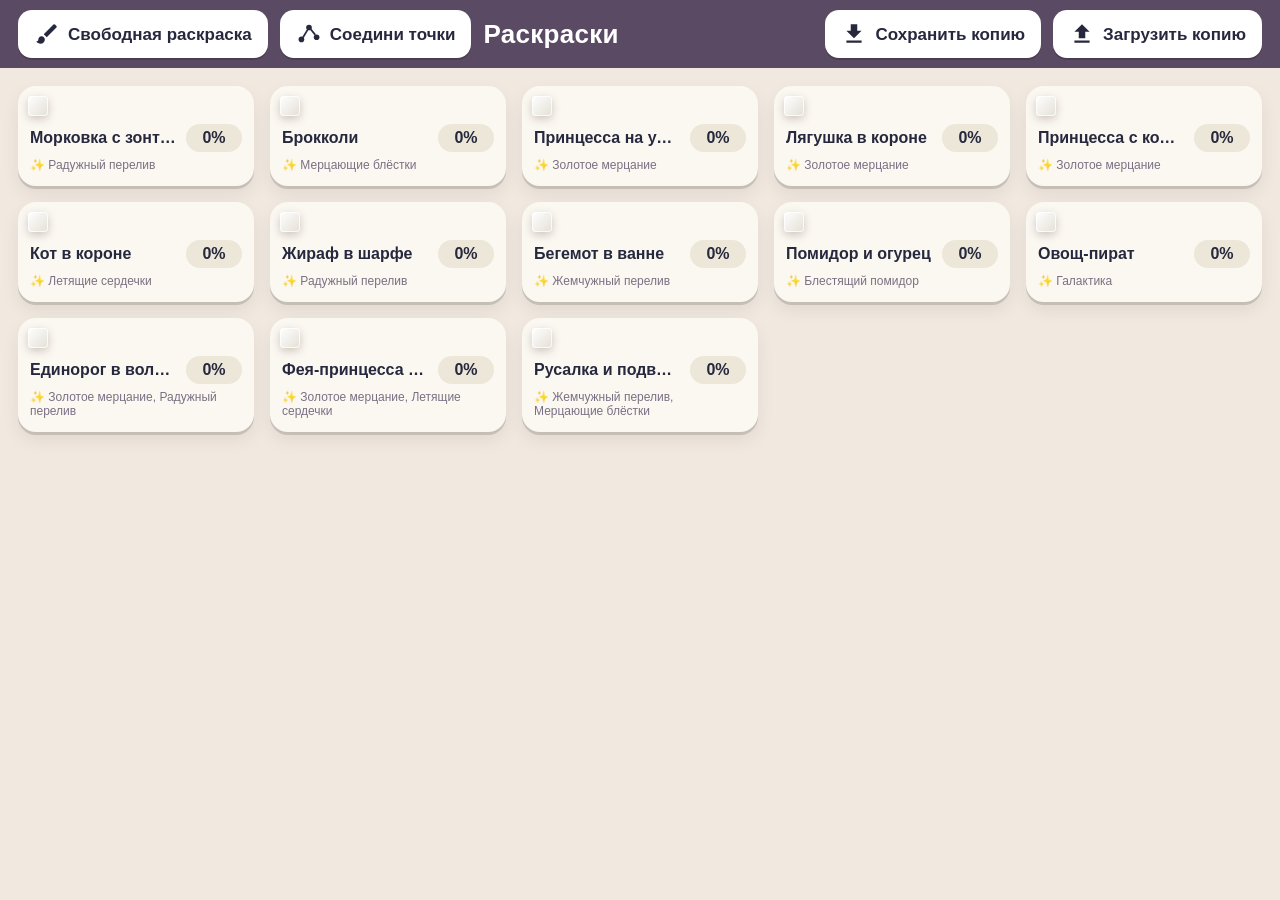
<file: index.html>
<!doctype html>
<html lang="ru">
<head>
<meta charset="utf-8">
<meta name="viewport" content="width=device-width, initial-scale=1, maximum-scale=1, user-scalable=no, viewport-fit=cover">
<meta name="theme-color" content="#5b4a63">
<meta name="mobile-web-app-capable" content="yes">
<title>Раскраски</title>
<link rel="manifest" href="manifest.json">
<link rel="icon" href="icons/icon-192.png" type="image/png">
<link rel="stylesheet" href="css/style.css">
<link rel="stylesheet" href="css/kit.css">
</head>
<body class="kit">

<!-- ============ Галерея набора ============ -->
<section id="gallery" class="screen">
  <header class="gbar">
    <a class="btn" href="free.html" aria-label="Свободная раскраска"><svg viewBox="0 0 24 24"><path d="M7 14c-1.66 0-3 1.34-3 3 0 1.31-1.16 2-2 2 .92 1.22 2.49 2 4 2 2.21 0 4-1.79 4-4 0-1.66-1.34-3-3-3zm13.71-9.37l-1.34-1.34a.996.996 0 0 0-1.41 0L9 12.25 11.75 15l8.96-8.96a.996.996 0 0 0 0-1.41z"/></svg><span>Свободная раскраска</span></a>
    <a class="btn" href="dots.html" aria-label="Соедини точки"><svg viewBox="0 0 24 24"><circle cx="5" cy="17" r="2.6"/><circle cx="12" cy="6" r="2.6"/><circle cx="19" cy="15" r="2.6"/><path d="M6.4 15.2L10.8 8M13.4 7.4l4.4 5.4" stroke="currentColor" stroke-width="1.6" fill="none"/></svg><span>Соедини точки</span></a>
    <h1>Раскраски</h1>
    <span id="offline-badge" class="badge" hidden>Работает без интернета</span>
    <div class="spacer"></div>
    <button id="btn-export" class="btn"><svg viewBox="0 0 24 24"><path d="M19 9h-4V3H9v6H5l7 7 7-7zM5 18v2h14v-2H5z"/></svg><span>Сохранить копию</span></button>
    <button id="btn-import" class="btn"><svg viewBox="0 0 24 24"><path d="M9 16h6v-6h4l-7-7-7 7h4zm-4 2h14v2H5z"/></svg><span>Загрузить копию</span></button>
    <input id="file-import" type="file" accept=".json,application/json" hidden>
  </header>
  <main id="grid" class="grid kitgrid"></main>
</section>

<!-- ============ Холст ============ -->
<section id="paint" class="screen" hidden>
  <div class="stage">
    <div class="topbar">
      <button id="btn-back" class="btn"><svg viewBox="0 0 24 24"><path d="M20 11H7.83l5.59-5.59L12 4l-8 8 8 8 1.41-1.41L7.83 13H20v-2z"/></svg><span>Галерея</span></button>
      <button id="btn-undo" class="btn" aria-label="Отмена"><svg viewBox="0 0 24 24"><path d="M12.5 8c-2.65 0-5.05.99-6.9 2.6L2 7v9h9l-3.62-3.62c1.39-1.16 3.16-1.88 5.12-1.88 3.54 0 6.55 2.31 7.6 5.5l2.37-.78C21.08 11.03 17.15 8 12.5 8z"/></svg><span>Отмена</span></button>
      <button id="btn-redo" class="btn" aria-label="Повтор"><svg viewBox="0 0 24 24"><path d="M18.4 10.6C16.55 8.99 14.15 8 11.5 8c-4.65 0-8.58 3.03-9.96 7.22L3.9 16c1.05-3.19 4.05-5.5 7.6-5.5 1.95 0 3.73.72 5.12 1.88L13 16h9V7l-3.6 3.6z"/></svg><span>Повтор</span></button>
      <div class="seg" role="group" aria-label="Инструмент">
        <button class="segbtn tool" data-tool="b0" aria-label="Тонкая кисть"><i class="dot" style="width:10px;height:10px"></i></button>
        <button class="segbtn tool" data-tool="b1" aria-label="Средняя кисть"><i class="dot" style="width:18px;height:18px"></i></button>
        <button class="segbtn tool" data-tool="b2" aria-label="Толстая кисть"><i class="dot" style="width:28px;height:28px"></i></button>
        <button class="segbtn tool" data-tool="fill" aria-label="Залить область"><svg viewBox="0 0 24 24"><path d="M16.56 8.94L7.62 0 6.21 1.41l2.38 2.38-5.15 5.15c-.59.59-.59 1.54 0 2.12l5.5 5.5c.29.29.68.44 1.06.44s.77-.15 1.06-.44l5.5-5.5c.59-.58.59-1.53 0-2.12zM5.21 10L10 5.21 14.79 10H5.21zM19 11.5s-2 2.17-2 3.5c0 1.1.9 2 2 2s2-.9 2-2c0-1.33-2-3.5-2-3.5z"/></svg></button>
      </div>
      <button id="btn-hint" class="btn accent" aria-label="Подсказка"><svg viewBox="0 0 24 24"><path d="M9 21c0 .55.45 1 1 1h4c.55 0 1-.45 1-1v-1H9v1zm3-19C8.14 2 5 5.14 5 9c0 2.38 1.19 4.47 3 5.74V17c0 .55.45 1 1 1h6c.55 0 1-.45 1-1v-2.26c1.81-1.27 3-3.36 3-5.74 0-3.86-3.14-7-7-7z"/></svg><span>Подсказка</span></button>
      <div class="spacer"></div>
      <span id="pct" class="pct">0%</span>
      <button id="btn-clear" class="btn" aria-label="Очистить"><svg viewBox="0 0 24 24"><path d="M6 19c0 1.1.9 2 2 2h8c1.1 0 2-.9 2-2V7H6v12zM19 4h-3.5l-1-1h-5l-1 1H5v2h14V4z"/></svg></button>
    </div>
    <div id="host" class="canvas-host">
      <canvas id="cv"></canvas>
      <div class="zoombtns">
        <button id="z-in" class="btn sq" aria-label="Приблизить"><svg viewBox="0 0 24 24"><path d="M19 13h-6v6h-2v-6H5v-2h6V5h2v6h6v2z"/></svg></button>
        <button id="z-out" class="btn sq" aria-label="Отдалить"><svg viewBox="0 0 24 24"><path d="M19 13H5v-2h14v2z"/></svg></button>
        <button id="z-anim" class="btn sq" aria-label="Анимация красок" aria-pressed="true"><svg viewBox="0 0 24 24"><path d="M19 9l1.25-2.75L23 5l-2.75-1.25L19 1l-1.25 2.75L15 5l2.75 1.25L19 9zm-7.5.5L9 4 6.5 9.5 1 12l5.5 2.5L9 20l2.5-5.5L17 12l-5.5-2.5zM19 15l-1.25 2.75L15 19l2.75 1.25L19 23l1.25-2.75L23 19l-2.75-1.25L19 15z"/></svg></button>
        <button id="z-fit" class="btn sq" aria-label="Сбросить масштаб"><svg viewBox="0 0 24 24"><path d="M7 14H5v5h5v-2H7v-3zm-2-4h2V7h3V5H5v5zm12 7h-3v2h5v-5h-2v3zM14 5v2h3v3h2V5h-5z"/></svg></button>
      </div>
      <div id="loading" class="loading" hidden><div class="spinner"></div><div id="loading-text">Готовлю картинку…</div></div>
    </div>
  </div>
  <aside id="palette" class="panel kitpanel" aria-label="Баночки с краской"></aside>
</section>

<div id="toast" class="toast" role="status" aria-live="polite"></div>

<div id="modal" class="modal" hidden>
  <div class="dialog">
    <h2 id="modal-title"></h2>
    <p id="modal-text"></p>
    <div class="dlg-btns">
      <button id="modal-cancel" class="btn">Отмена</button>
      <button id="modal-ok" class="btn accent">Да</button>
    </div>
  </div>
</div>

<script type="module" src="js/kit.js"></script>
</body>
</html>
</file>
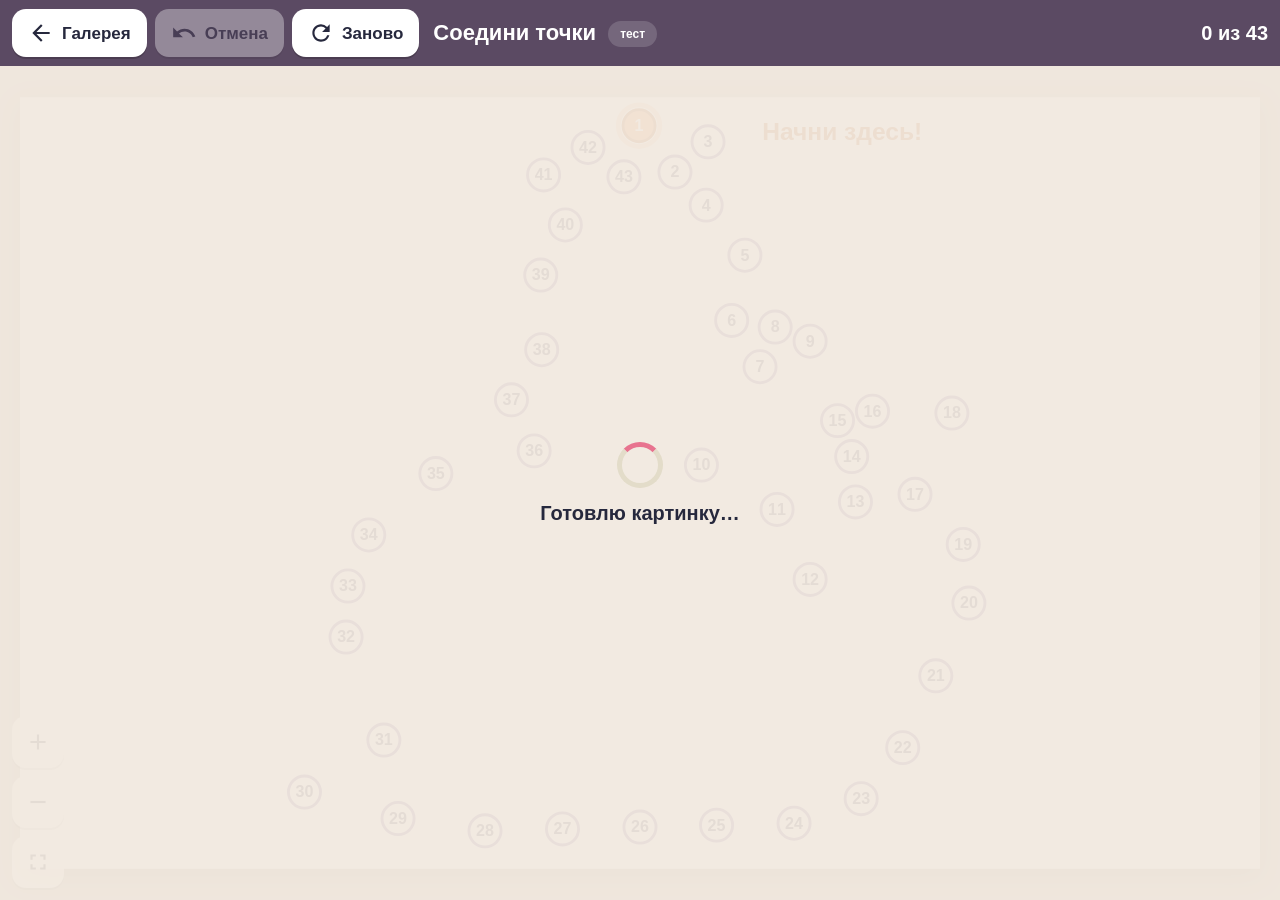
<file: dots.html>
<!doctype html>
<html lang="ru">
<head>
<meta charset="utf-8">
<meta name="viewport" content="width=device-width, initial-scale=1, maximum-scale=1, user-scalable=no, viewport-fit=cover">
<meta name="theme-color" content="#5b4a63">
<meta name="mobile-web-app-capable" content="yes">
<title>Соедини точки</title>
<link rel="manifest" href="manifest.json">
<link rel="icon" href="icons/icon-192.png" type="image/png">
<link rel="stylesheet" href="css/style.css">
<link rel="stylesheet" href="css/kit.css">
<link rel="stylesheet" href="css/dots.css">
</head>
<body class="kit dots">
<section id="game" class="screen">
  <div class="stage">
    <div class="topbar">
      <a id="btn-back" class="btn" href="./" aria-label="В галерею"><svg viewBox="0 0 24 24"><path d="M20 11H7.83l5.59-5.59L12 4l-8 8 8 8 1.41-1.41L7.83 13H20v-2z"/></svg><span>Галерея</span></a>
      <button id="btn-undo" class="btn" aria-label="Отмена"><svg viewBox="0 0 24 24"><path d="M12.5 8c-2.65 0-5.05.99-6.9 2.6L2 7v9h9l-3.62-3.62c1.39-1.16 3.16-1.88 5.12-1.88 3.54 0 6.55 2.31 7.6 5.5l2.37-.78C21.08 11.03 17.15 8 12.5 8z"/></svg><span>Отмена</span></button>
      <button id="btn-restart" class="btn" aria-label="Начать заново"><svg viewBox="0 0 24 24"><path d="M17.65 6.35A7.958 7.958 0 0 0 12 4c-4.42 0-7.99 3.58-7.99 8s3.57 8 7.99 8c3.73 0 6.84-2.55 7.73-6h-2.08A5.99 5.99 0 0 1 12 18c-3.31 0-6-2.69-6-6s2.69-6 6-6c1.66 0 3.14.69 4.22 1.78L13 11h7V4l-2.35 2.35z"/></svg><span>Заново</span></button>
      <h1 class="dots-title">Соедини точки <span class="badge">тест</span></h1>
      <div class="spacer"></div>
      <span id="progress" class="pct">0 из 0</span>
    </div>
    <div id="host" class="canvas-host">
      <canvas id="cv"></canvas>
      <div class="zoombtns">
        <button id="z-in" class="btn sq" aria-label="Приблизить"><svg viewBox="0 0 24 24"><path d="M19 13h-6v6h-2v-6H5v-2h6V5h2v6h6v2z"/></svg></button>
        <button id="z-out" class="btn sq" aria-label="Отдалить"><svg viewBox="0 0 24 24"><path d="M19 13H5v-2h14v2z"/></svg></button>
        <button id="z-fit" class="btn sq" aria-label="Сбросить масштаб"><svg viewBox="0 0 24 24"><path d="M7 14H5v5h5v-2H7v-3zm-2-4h2V7h3V5H5v5zm12 7h-3v2h5v-5h-2v3zM14 5v2h3v3h2V5h-5z"/></svg></button>
      </div>
      <div id="loading" class="loading" hidden><div class="spinner"></div><div>Готовлю картинку…</div></div>
      <div id="done" class="donebox" hidden>
        <div class="donetitle" id="donetitle">Получилось!</div>
        <div class="donebtns">
          <button id="btn-again" class="btn">Ещё раз</button>
          <a id="btn-paint" class="btn accent" href="./#p03">Раскрасить эту картинку</a>
        </div>
      </div>
    </div>
  </div>
</section>
<div id="toast" class="toast" role="status" aria-live="polite"></div>
<script type="module" src="js/dots.js"></script>
</body>
</html>
</file>
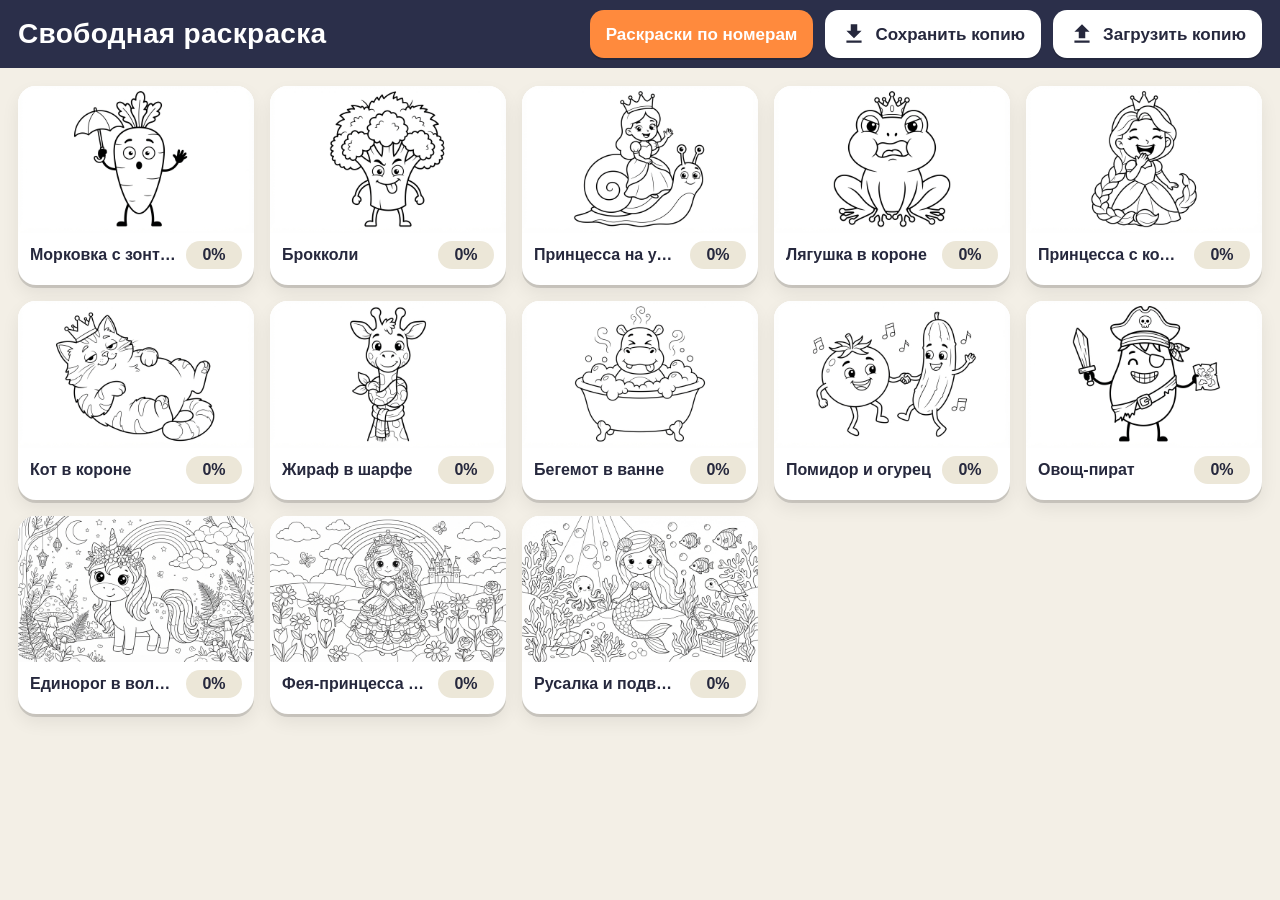
<file: free.html>
<!doctype html>
<html lang="ru">
<head>
<meta charset="utf-8">
<meta name="viewport" content="width=device-width, initial-scale=1, maximum-scale=1, user-scalable=no, viewport-fit=cover">
<meta name="theme-color" content="#2b2f4a">
<meta name="mobile-web-app-capable" content="yes">
<meta name="apple-mobile-web-app-capable" content="yes">
<title>Свободная раскраска</title>
<link rel="manifest" href="manifest.json">
<link rel="icon" href="icons/icon-192.png" type="image/png">
<link rel="apple-touch-icon" href="icons/icon-192.png">
<link rel="stylesheet" href="css/style.css">
</head>
<body>

<!-- ============ Галерея ============ -->
<section id="gallery" class="screen">
  <header class="gbar">
    <h1>Свободная раскраска</h1>
    <span id="offline-badge" class="badge" hidden>Работает без интернета</span>
    <div class="spacer"></div>
    <a class="btn accent" href="./">Раскраски по номерам</a>
    <button id="btn-export" class="btn"><svg viewBox="0 0 24 24"><path d="M19 9h-4V3H9v6H5l7 7 7-7zM5 18v2h14v-2H5z"/></svg><span>Сохранить копию</span></button>
    <button id="btn-import" class="btn"><svg viewBox="0 0 24 24"><path d="M9 16h6v-6h4l-7-7-7 7h4zm-4 2h14v2H5z"/></svg><span>Загрузить копию</span></button>
    <input id="file-import" type="file" accept=".json,application/json" hidden>
  </header>
  <main id="grid" class="grid"></main>
</section>

<!-- ============ Раскраска ============ -->
<section id="paint" class="screen" hidden>
  <div class="stage">
    <div class="topbar">
      <button id="btn-back" class="btn"><svg viewBox="0 0 24 24"><path d="M20 11H7.83l5.59-5.59L12 4l-8 8 8 8 1.41-1.41L7.83 13H20v-2z"/></svg><span>Галерея</span></button>
      <button id="btn-undo" class="btn" aria-label="Отмена"><svg viewBox="0 0 24 24"><path d="M12.5 8c-2.65 0-5.05.99-6.9 2.6L2 7v9h9l-3.62-3.62c1.39-1.16 3.16-1.88 5.12-1.88 3.54 0 6.55 2.31 7.6 5.5l2.37-.78C21.08 11.03 17.15 8 12.5 8z"/></svg><span>Отмена</span></button>
      <button id="btn-redo" class="btn" aria-label="Повтор"><svg viewBox="0 0 24 24"><path d="M18.4 10.6C16.55 8.99 14.15 8 11.5 8c-4.65 0-8.58 3.03-9.96 7.22L3.9 16c1.05-3.19 4.05-5.5 7.6-5.5 1.95 0 3.73.72 5.12 1.88L13 16h9V7l-3.6 3.6z"/></svg><span>Повтор</span></button>
      <div class="seg" role="group" aria-label="Режим">
        <button id="mode-free" class="segbtn on">Свободно</button>
        <button id="mode-num" class="segbtn">По цифрам</button>
      </div>
      <button id="btn-hint" class="btn accent" aria-label="Подсказка"><svg viewBox="0 0 24 24"><path d="M9 21c0 .55.45 1 1 1h4c.55 0 1-.45 1-1v-1H9v1zm3-19C8.14 2 5 5.14 5 9c0 2.38 1.19 4.47 3 5.74V17c0 .55.45 1 1 1h6c.55 0 1-.45 1-1v-2.26c1.81-1.27 3-3.36 3-5.74 0-3.86-3.14-7-7-7z"/></svg><span>Подсказка</span></button>
      <div class="spacer"></div>
      <span id="pct" class="pct">0%</span>
      <button id="btn-clear" class="btn" aria-label="Очистить"><svg viewBox="0 0 24 24"><path d="M6 19c0 1.1.9 2 2 2h8c1.1 0 2-.9 2-2V7H6v12zM19 4h-3.5l-1-1h-5l-1 1H5v2h14V4z"/></svg></button>
    </div>
    <div id="host" class="canvas-host">
      <canvas id="cv"></canvas>
      <div class="zoombtns">
        <button id="z-in" class="btn sq" aria-label="Приблизить"><svg viewBox="0 0 24 24"><path d="M19 13h-6v6h-2v-6H5v-2h6V5h2v6h6v2z"/></svg></button>
        <button id="z-out" class="btn sq" aria-label="Отдалить"><svg viewBox="0 0 24 24"><path d="M19 13H5v-2h14v2z"/></svg></button>
        <button id="z-anim" class="btn sq" aria-label="Анимация красок" aria-pressed="true"><svg viewBox="0 0 24 24"><path d="M19 9l1.25-2.75L23 5l-2.75-1.25L19 1l-1.25 2.75L15 5l2.75 1.25L19 9zm-7.5.5L9 4 6.5 9.5 1 12l5.5 2.5L9 20l2.5-5.5L17 12l-5.5-2.5zM19 15l-1.25 2.75L15 19l2.75 1.25L19 23l1.25-2.75L23 19l-2.75-1.25L19 15z"/></svg></button>
        <button id="z-fit" class="btn sq" aria-label="Сбросить масштаб"><svg viewBox="0 0 24 24"><path d="M7 14H5v5h5v-2H7v-3zm-2-4h2V7h3V5H5v5zm12 7h-3v2h5v-5h-2v3zM14 5v2h3v3h2V5h-5z"/></svg></button>
      </div>
      <div id="loading" class="loading" hidden><div class="spinner"></div><div id="loading-text">Готовлю картинку…</div></div>
    </div>
  </div>
  <aside id="palette" class="panel" aria-label="Палитра"></aside>
</section>

<div id="toast" class="toast" role="status" aria-live="polite"></div>

<div id="modal" class="modal" hidden>
  <div class="dialog">
    <h2 id="modal-title"></h2>
    <p id="modal-text"></p>
    <div class="dlg-btns">
      <button id="modal-cancel" class="btn">Отмена</button>
      <button id="modal-ok" class="btn accent">Да</button>
    </div>
  </div>
</div>

<script type="module" src="js/main.js"></script>
</body>
</html>
</file>
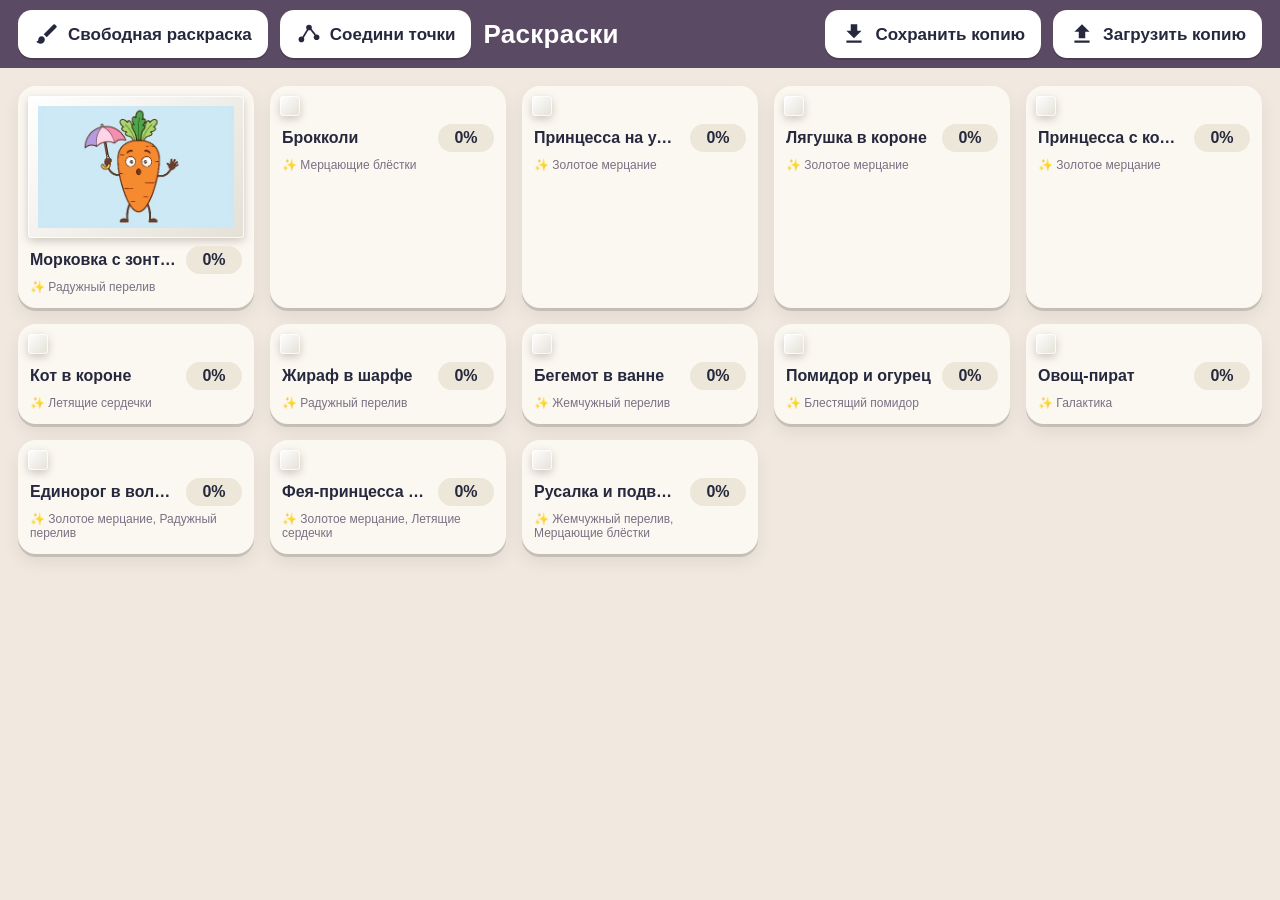
<file: kit.html>
<!doctype html>
<html lang="ru"><head><meta charset="utf-8"><title>Раскраски</title>
<meta http-equiv="refresh" content="0; url=./">
<script>location.replace('./' + location.hash);</script>
</head><body><a href="./">Раскраски</a></body></html>
</file>
<file: css/style.css>
:root {
  --bg: #f3efe6;
  --ink: #26283d;
  --bar: #2b2f4a;
  --bar-ink: #ffffff;
  --btn: #ffffff;
  --btn-ink: #26283d;
  --accent: #ff8a3d;
  --accent-ink: #ffffff;
  --ok: #2e9e4f;
  --line: #d9d3c3;
  --cell: clamp(48px, 6.6vh, 60px);
}
* { box-sizing: border-box; -webkit-tap-highlight-color: transparent; }
html, body { margin: 0; height: 100%; overflow: hidden; background: var(--bg); color: var(--ink);
  font-family: "Segoe UI", Roboto, "Helvetica Neue", Arial, sans-serif; overscroll-behavior: none;
  -webkit-user-select: none; user-select: none; touch-action: manipulation; }
[hidden] { display: none !important; }
.screen { position: absolute; inset: 0; display: flex; }
svg { width: 26px; height: 26px; fill: currentColor; flex: none; }

/* ---------- кнопки ---------- */
.btn { display: inline-flex; align-items: center; justify-content: center; gap: 8px; min-height: 48px; min-width: 48px;
  padding: 0 16px; border: 0; border-radius: 14px; background: var(--btn); color: var(--btn-ink);
  font-family: inherit; font-size: 17px; font-weight: 600; line-height: 1; box-shadow: 0 2px 0 rgba(0,0,0,.18); cursor: pointer; white-space: nowrap; }
.btn:active { transform: translateY(1px); box-shadow: none; }
.btn[disabled] { opacity: .35; pointer-events: none; }
.btn.accent { background: var(--accent); color: var(--accent-ink); }
.btn.sq { padding: 0; width: 52px; min-height: 52px; border-radius: 14px; }

/* ---------- галерея ---------- */
#gallery { flex-direction: column; }
.gbar { display: flex; align-items: center; gap: 12px; padding: 10px 18px; background: var(--bar); color: var(--bar-ink); min-height: 68px; }
.gbar h1 { margin: 0; font-size: 28px; font-weight: 800; letter-spacing: .3px; }
.badge { background: rgba(255,255,255,.16); border-radius: 999px; padding: 6px 12px; font-size: 14px; }
.spacer { flex: 1; }
.grid { flex: 1; overflow-y: auto; padding: 18px; display: grid; gap: 16px;
  grid-template-columns: repeat(auto-fill, minmax(210px, 1fr)); align-content: start; }
.tile { position: relative; display: flex; flex-direction: column; padding: 0; border: 0; background: #fff; border-radius: 18px;
  overflow: hidden; box-shadow: 0 3px 0 rgba(0,0,0,.14), 0 8px 18px rgba(0,0,0,.07); cursor: pointer; font-family: inherit; color: inherit; text-align: left; }
.tile:active { transform: scale(.985); }
.tile .thumb { aspect-ratio: 1312 / 816; width: 100%; display: block; object-fit: cover; background: #fff; }
.tile .meta { width: 100%; min-width: 0; display: flex; align-items: center; gap: 10px; padding: 8px 12px 10px; }
.tile .name { flex: 1; min-width: 0; font-size: 16px; font-weight: 600; white-space: nowrap; overflow: hidden; text-overflow: ellipsis; }
.tile .pbadge { flex: none; white-space: nowrap; min-width: 56px; text-align: center; padding: 5px 8px; border-radius: 999px; background: #ece7d8; font-weight: 800; font-size: 16px; }
.tile.started .pbadge { background: #ffe2c7; }
.tile.done .pbadge { background: var(--ok); color: #fff; }
.tile .bar { height: 6px; background: #ece7d8; }
.tile .bar i { display: block; height: 100%; width: 0; background: var(--accent); }
.tile.done .bar i { background: var(--ok); }

/* ---------- экран раскраски ---------- */
#paint { flex-direction: row; }
.stage { flex: 1; min-width: 0; display: flex; flex-direction: column; }
.topbar { display: flex; align-items: center; gap: 10px; padding: 8px 12px; background: var(--bar); min-height: 66px; flex-wrap: nowrap; overflow-x: auto; }
.pct { color: #fff; font-weight: 800; font-size: 20px; min-width: 56px; text-align: right; }
.seg { display: inline-flex; background: rgba(255,255,255,.16); border-radius: 16px; padding: 4px; gap: 4px; }
.segbtn { min-height: 48px; padding: 0 16px; border: 0; border-radius: 12px; background: transparent; color: #fff; font-family: inherit; font-size: 17px; font-weight: 700; line-height: 1; cursor: pointer; white-space: nowrap; }
.segbtn.on { background: #fff; color: var(--ink); }
.canvas-host { position: relative; flex: 1; min-height: 0; background: #cfd4dc; overflow: hidden; }
.canvas-host.shake { animation: shake .32s linear; }
@keyframes shake { 0%,100% { transform: translateX(0); } 20% { transform: translateX(-9px); } 40% { transform: translateX(8px); } 60% { transform: translateX(-6px); } 80% { transform: translateX(4px); } }
#cv { position: absolute; inset: 0; width: 100%; height: 100%; touch-action: none; display: block; }
.zoombtns { position: absolute; left: 12px; bottom: 12px; display: flex; flex-direction: column; gap: 8px; }
.zoombtns .btn { opacity: .92; }
.loading { position: absolute; inset: 0; display: flex; flex-direction: column; align-items: center; justify-content: center; gap: 14px;
  background: rgba(243,239,230,.92); font-size: 20px; font-weight: 600; }
.spinner { width: 46px; height: 46px; border: 5px solid #e3dcc9; border-top-color: var(--accent); border-radius: 50%; animation: spin .9s linear infinite; }
@keyframes spin { to { transform: rotate(360deg); } }

/* ---------- палитра ---------- */
.panel { width: calc(var(--cell) * 4 + 12px * 2 + 8px * 3 + 6px); flex: none; background: #fbf8f1; border-left: 2px solid var(--line);
  padding: 10px 12px; overflow-y: auto; display: grid; grid-template-columns: repeat(4, var(--cell)); grid-auto-rows: var(--cell);
  gap: 8px; align-content: start; justify-content: center; }
.panel.numbers .sw { font-size: 24px; font-weight: 800; }
.sw { position: relative; border: 3px solid rgba(0,0,0,.14); border-radius: 14px; padding: 0; cursor: pointer; display: flex; align-items: center; justify-content: center;
  font-family: inherit; box-shadow: 0 2px 0 rgba(0,0,0,.14); }
.sw:active { transform: translateY(1px); }
.sw.sel { border-color: #fff; outline: 4px solid var(--ink); outline-offset: -1px; z-index: 1; }
.sw .left { position: absolute; right: 3px; bottom: 2px; font-size: 11px; font-weight: 700; padding: 1px 4px; border-radius: 8px; background: rgba(255,255,255,.85); color: #222; }
.sw.done { opacity: .45; }
.sw.done .left { background: var(--ok); color: #fff; }
.sw.pulse { animation: pulse .5s ease 2; }
@keyframes pulse { 50% { transform: scale(1.18); } }
.sw.custom { background: conic-gradient(red, yellow, lime, aqua, blue, magenta, red); overflow: hidden; }
.sw.custom input { position: absolute; inset: 0; width: 100%; height: 100%; opacity: 0; cursor: pointer; border: 0; padding: 0; }
.sw.custom svg { fill: #fff; filter: drop-shadow(0 0 3px rgba(0,0,0,.8)); pointer-events: none; }

/* ---------- прочее ---------- */
.toast { position: fixed; left: 50%; bottom: 28px; transform: translate(-50%, 20px); background: rgba(30,32,50,.94); color: #fff; padding: 14px 22px;
  border-radius: 16px; font-size: 18px; font-weight: 600; opacity: 0; pointer-events: none; transition: opacity .2s, transform .2s; z-index: 50; max-width: 80vw; text-align: center; }
.toast.show { opacity: 1; transform: translate(-50%, 0); }
.modal { position: fixed; inset: 0; background: rgba(20,22,40,.55); display: flex; align-items: center; justify-content: center; z-index: 60; }
.dialog { background: #fff; border-radius: 22px; padding: 24px 26px; width: min(520px, 90vw); box-shadow: 0 20px 60px rgba(0,0,0,.4); }
.dialog h2 { margin: 0 0 8px; font-size: 24px; }
.dialog p { margin: 0 0 20px; font-size: 18px; line-height: 1.35; }
.dlg-btns { display: flex; justify-content: flex-end; gap: 12px; }
.dlg-btns .btn { box-shadow: 0 2px 0 rgba(0,0,0,.25); border: 2px solid #e7e1d1; }
.dlg-btns .btn.accent { border-color: transparent; }

@media (max-width: 1100px) { .topbar .btn span { display: none; } .topbar #btn-back span { display: inline; } }
@media (max-width: 820px) { .panel { --cell: 48px; } .gbar .btn span { display: none; } }

/* ---------- инструменты и эффекты ---------- */
.sec { grid-column: 1 / -1; align-self: end; padding: 2px 2px 0; font-size: 13px; font-weight: 800; letter-spacing: .6px;
  text-transform: uppercase; color: #77748a; height: auto; }
.sw.tool { background: #fff; color: var(--ink); }
.sw.tool svg { width: 30px; height: 30px; }
.sw .dot { display: block; background: var(--ink); border-radius: 50%; }
.sw.fx { --cur: #e53935; font-size: 26px; line-height: 1; color: #fff; text-shadow: 0 0 3px rgba(0,0,0,.45); }
.fx-plain { background: var(--cur); }
.fx-glitter {
  background:
    radial-gradient(circle at 24% 28%, #fff 0 2px, transparent 3px),
    radial-gradient(circle at 74% 24%, #fff 0 1.5px, transparent 2.5px),
    radial-gradient(circle at 60% 72%, #ffe27a 0 2.5px, transparent 3.5px),
    radial-gradient(circle at 22% 76%, #fff 0 1.5px, transparent 2.5px),
    radial-gradient(circle at 84% 62%, #fff 0 1.5px, transparent 2.5px),
    var(--cur);
}
.fx-rainbow { background: linear-gradient(135deg, #ff3b3b, #ff9a1f, #ffe135, #4cd964, #35c8ff, #6b5bff, #c453ff); }
.fx-hearts, .fx-stars { background: #fde8ef; background: color-mix(in srgb, var(--cur) 22%, white); color: var(--cur); text-shadow: none; }
.fx-gold { background: linear-gradient(135deg, #9a7418, #e8c25a 35%, #fff1a8 55%, #e8c25a 75%, #9a7418); }
.fx-silver { background: linear-gradient(135deg, #8d949e, #dfe3e8 35%, #fff 55%, #dfe3e8 75%, #8d949e); }
.fx-pearl { background: linear-gradient(135deg, #ffd1e8, #d8c8ff 28%, #c4f0ff 52%, #d4ffe8 74%, #fff3c4); }
a.btn { text-decoration: none; }

/* ---------- волшебные (анимированные) краски ---------- */
@keyframes flow { to { background-position: 300% 0; } }
@keyframes glow { from { filter: brightness(1) saturate(1); } to { filter: brightness(1.28) saturate(1.25); } }
@keyframes beat { from { font-size: 20px; } to { font-size: 31px; } }
.fx-twinkle {
  background:
    radial-gradient(circle at 24% 28%, #fff 0 2.5px, transparent 4px), radial-gradient(circle at 74% 24%, #fff 0 2px, transparent 3.5px),
    radial-gradient(circle at 60% 72%, #ffe27a 0 3px, transparent 4.5px), radial-gradient(circle at 22% 76%, #fff 0 2px, transparent 3.5px), var(--cur);
  animation: glow 1.3s ease-in-out infinite alternate;
}
.fx-rainflow { background: linear-gradient(120deg, #ff3b3b, #ff9a1f, #ffe135, #4cd964, #35c8ff, #6b5bff, #c453ff, #ff3b3b); background-size: 300% 100%; animation: flow 2.6s linear infinite; }
.fx-galaxy {
  background: radial-gradient(circle at 28% 30%, rgba(200,80,170,.8), transparent 55%), radial-gradient(circle at 76% 72%, rgba(58,160,200,.8), transparent 55%),
    radial-gradient(circle at 60% 25%, #fff 0 1.5px, transparent 2.5px), radial-gradient(circle at 30% 75%, #fff 0 1.5px, transparent 2.5px), #2a1b5a;
  animation: glow 1.8s ease-in-out infinite alternate;
}
.fx-pearlflow { background: linear-gradient(120deg, #ffd1e8, #d8c8ff, #c4f0ff, #d4ffe8, #fff3c4, #ffd1e8); background-size: 300% 100%; animation: flow 3.6s linear infinite; }
.fx-flyhearts { background: #fde8ef; color: #ff4f81; text-shadow: none; animation: beat .9s ease-in-out infinite alternate; }
@media (prefers-reduced-motion: reduce) { .fx-twinkle, .fx-rainflow, .fx-galaxy, .fx-pearlflow, .fx-flyhearts { animation: none; } }
</file>
<file: css/kit.css>
/* Вариант «набор»: пастельные тона, рамка, баночки с краской */
body.kit { --bg: #f1e9df; --bar: #5b4a63; --accent: #e8738f; --pot: clamp(68px, 10vh, 90px); background: var(--bg); }
.kitpanel { --pot: clamp(48px, calc((100vh - 150px) / var(--rows, 5) - 14px), 90px); }

.kit .gbar h1 { font-size: 26px; }
.kit .topbar { gap: 8px; }
.kit .canvas-host { background: #d9d0c4; }
.kit .loading { background: rgba(241,233,223,.93); }

/* галерея: готовая картинка в рамке, как на коробке */
.kitgrid { grid-template-columns: repeat(auto-fill, minmax(230px, 1fr)); }
.kit .tile { background: #fbf8f2; }
.kit .tile .frame { padding: 10px; background: linear-gradient(135deg, #fff, #e4e0d6); margin: 10px 10px 0; border-radius: 4px; box-shadow: 0 3px 8px rgba(70,50,30,.25), inset 0 0 0 1px rgba(255,255,255,.8); }
.kit .tile .thumb { width: 100%; aspect-ratio: 1312 / 816; background: #fff; box-shadow: inset 0 0 0 1px rgba(0,0,0,.18); object-fit: cover; display: block; }
.kit .tile .thumb.wait { background: repeating-linear-gradient(45deg, #fff, #fff 8px, #f3efe7 8px, #f3efe7 16px); }
.kit .tile .bar i { background: var(--accent); }
.kit .tile.started .pbadge { background: #fbd9e2; }
.kit .tile .sub { font-size: 12px; color: #7a7083; padding: 0 12px 8px; margin-top: -4px; }

/* инструменты в верхней панели */
.seg .dot { display: block; background: currentColor; border-radius: 50%; }
.seg .segbtn { display: inline-flex; align-items: center; justify-content: center; min-width: 52px; padding: 0 10px; }
.seg .segbtn svg { width: 26px; height: 26px; }

/* панель с баночками */
.kitpanel { width: calc(var(--pot) * 2 + 12px + 14px * 2 + 8px); padding: 16px 14px; display: flex; flex-direction: column; align-items: center; justify-content: flex-start; align-content: flex-start; gap: 10px; background: #f8f2e9; border-left: 2px solid #e3d8c8; }
.kitpanel .ttl { font-size: 13px; font-weight: 800; letter-spacing: .6px; text-transform: uppercase; color: #8b7f95; align-self: flex-start; }
.pots { display: grid; grid-template-columns: repeat(2, var(--pot)); gap: 14px 12px; }
.pot { --c: #ccc; position: relative; width: var(--pot); height: var(--pot); padding: 0; border: 0; border-radius: 50%; background: #fff; cursor: pointer;
  box-shadow: 0 4px 0 rgba(60,40,30,.2), 0 0 0 2px rgba(60,40,30,.07); transition: transform .12s; }
.pot .paint { position: absolute; inset: 8%; border-radius: 50%; background: radial-gradient(circle at 50% 55%, var(--c) 0 58%, color-mix(in srgb, var(--c) 80%, #000) 100%);
  box-shadow: inset 0 -5px 8px rgba(0,0,0,.16), inset 0 3px 5px rgba(255,255,255,.4); }
.pot .paint::before { content: ''; position: absolute; inset: 0; border-radius: 50%; z-index: 1; background: radial-gradient(circle at 32% 26%, rgba(255,255,255,.7) 0 9%, transparent 10%); }
.pot .num { position: absolute; left: 50%; top: 50%; width: 46%; height: 46%; transform: translate(-50%, -50%); border-radius: 50%; background: #fff; color: #2a2638;
  font-weight: 800; font-size: calc(var(--pot) * .27); display: flex; align-items: center; justify-content: center; box-shadow: 0 1px 3px rgba(0,0,0,.35); }
.pot .left { position: absolute; right: -5px; bottom: -5px; min-width: 26px; height: 26px; padding: 0 6px; border-radius: 13px; background: #5b4a63; color: #fff; font-size: 13px; font-weight: 700;
  display: flex; align-items: center; justify-content: center; border: 2px solid #f8f2e9; }
.pot.sel { transform: translateY(-5px) scale(1.07); box-shadow: 0 0 0 4px #5b4a63, 0 9px 0 rgba(60,40,30,.18); z-index: 1; }
.pot.done { opacity: .42; }
.pot.done .left { background: var(--ok); }
.pot.empty { opacity: .25; pointer-events: none; }
.pot.glitter .paint::after { content: ''; position: absolute; inset: 0; border-radius: 50%;
  background: radial-gradient(circle at 22% 62%, #fff 0 2px, transparent 3px), radial-gradient(circle at 78% 30%, #fff 0 2px, transparent 3px), radial-gradient(circle at 70% 78%, #fff6c9 0 2.5px, transparent 3.5px),
    radial-gradient(circle at 36% 20%, #fff6c9 0 1.5px, transparent 2.5px), radial-gradient(circle at 86% 58%, #fff 0 1.5px, transparent 2.5px); }
.pot.pulse { animation: pulse .5s ease 2; }
.potname { font-size: 12px; color: #7a7083; text-align: center; min-height: 32px; line-height: 1.25; }

/* волшебные (анимированные) баночки */
.pot.fx-twinkle .paint, .pot.fx-flyhearts .paint { animation: glow 1.3s ease-in-out infinite alternate; }
.pot.fx-rainflow .paint { background: linear-gradient(120deg, #ff3b3b, #ff9a1f, #ffe135, #4cd964, #35c8ff, #6b5bff, #c453ff, #ff3b3b); background-size: 300% 100%; animation: flow 2.6s linear infinite; }
.pot.fx-pearlflow .paint { background: linear-gradient(120deg, #ffd1e8, #d8c8ff, #c4f0ff, #d4ffe8, #fff3c4, #ffd1e8); background-size: 300% 100%; animation: flow 3.6s linear infinite; }
.pot.fx-galaxy .paint { background: radial-gradient(circle at 30% 30%, rgba(200,80,170,.85), transparent 55%), radial-gradient(circle at 74% 72%, rgba(58,160,200,.85), transparent 55%), #2a1b5a; animation: glow 1.8s ease-in-out infinite alternate; }
.pot.fx-galaxy .paint::after, .pot.fx-flyhearts .paint::after, .pot.fx-twinkle .paint::after { content: ''; position: absolute; inset: 0; border-radius: 50%;
  background: radial-gradient(circle at 22% 62%, #fff 0 2px, transparent 3px), radial-gradient(circle at 78% 30%, #fff 0 2px, transparent 3px), radial-gradient(circle at 70% 78%, #fff6c9 0 2.5px, transparent 3.5px); }
.pot.fx-flyhearts .paint::after { background: radial-gradient(circle at 30% 70%, #ff4f81 0 4px, transparent 5px), radial-gradient(circle at 70% 40%, #ff4f81 0 3px, transparent 4px), radial-gradient(circle at 55% 78%, #fff 0 3px, transparent 4px); }
@media (prefers-reduced-motion: reduce) { .pot.magic .paint { animation: none; } }
</file>
<file: css/dots.css>
/* Соедини точки */
body.dots .dots-title { margin: 0 0 0 6px; color: #fff; font-size: 22px; font-weight: 800; white-space: nowrap; }
body.dots .badge { font-size: 12px; vertical-align: middle; margin-left: 6px; }
body.dots #btn-back { text-decoration: none; }
body.dots .canvas-host { background: #d9d0c4; }
.donebox { position: absolute; left: 50%; bottom: 22px; transform: translateX(-50%); display: flex; flex-direction: column; align-items: center; gap: 12px;
  background: rgba(255,255,255,.94); border-radius: 22px; padding: 16px 24px; box-shadow: 0 10px 30px rgba(60,40,30,.3); z-index: 5; animation: pop .45s ease; }
.donetitle { font-size: 24px; font-weight: 800; color: #3d3350; text-align: center; }
.donebtns { display: flex; gap: 12px; }
.donebtns .btn { border: 2px solid #e7e1d1; text-decoration: none; }
.donebtns .btn.accent { border-color: transparent; }
@keyframes pop { from { transform: translateX(-50%) scale(.7); opacity: 0; } to { transform: translateX(-50%) scale(1); opacity: 1; } }
@media (max-width: 1100px) { body.dots .topbar .btn span { display: none; } body.dots .topbar #btn-back span { display: inline; } .dots-title { font-size: 18px; } }
</file>
